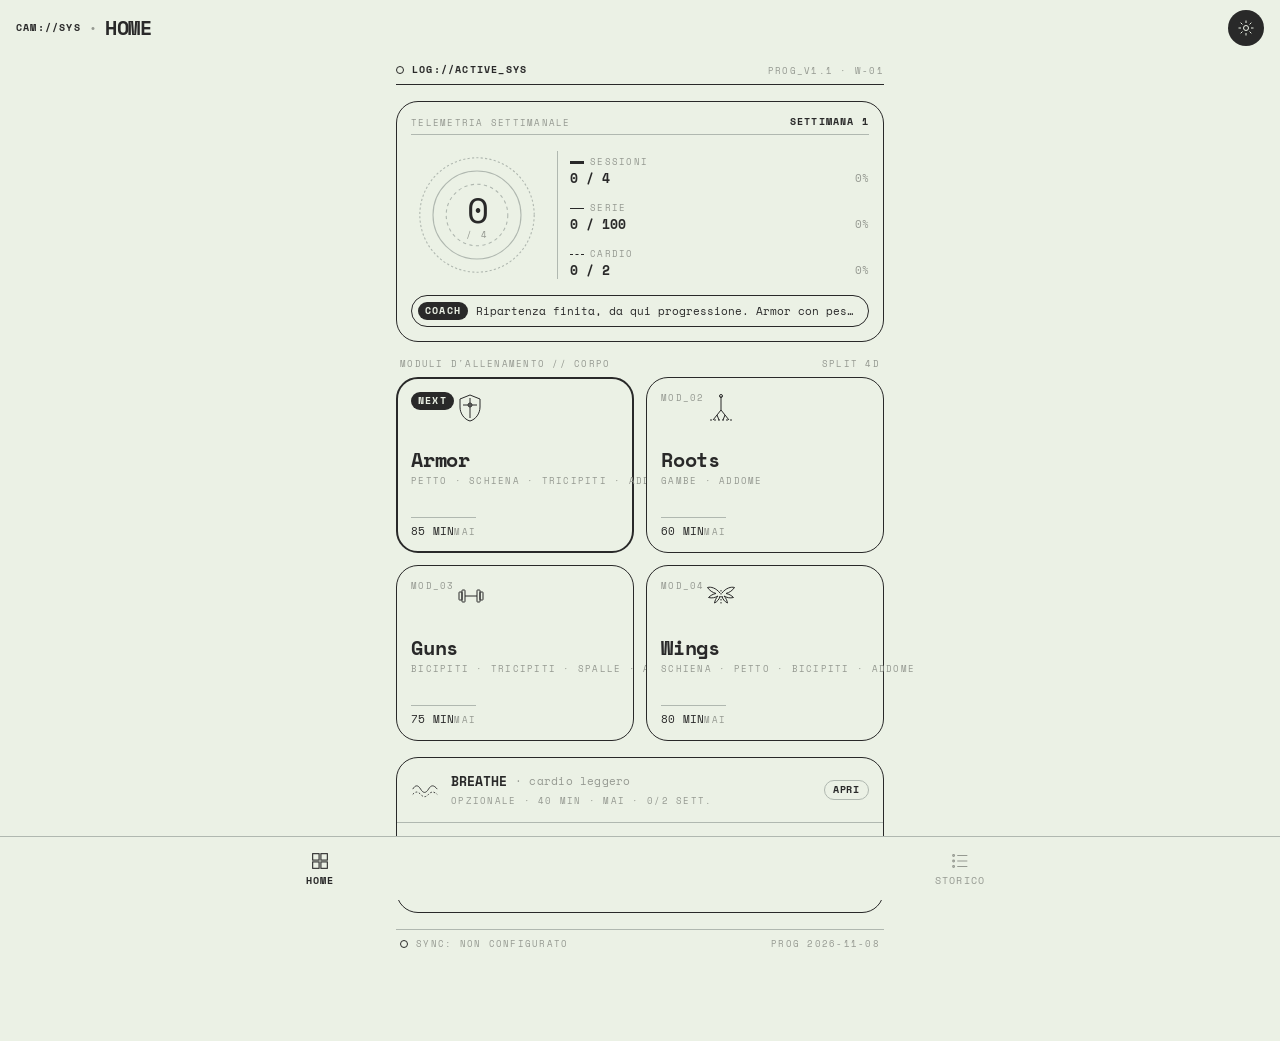
<file: index.html>
<!doctype html>
<html lang="it">
<head>
  <meta charset="utf-8">
  <meta name="viewport" content="width=device-width, initial-scale=1, viewport-fit=cover">
  <title>CAM Gym</title>
  <meta name="theme-color" content="#EBF1E5">
  <meta name="apple-mobile-web-app-capable" content="yes">
  <meta name="mobile-web-app-capable" content="yes">
  <meta name="apple-mobile-web-app-status-bar-style" content="default">
  <meta name="apple-mobile-web-app-title" content="CAM Gym">
  <meta name="application-name" content="CAM Gym">
  <link rel="apple-touch-icon" href="icons/icon-180.png">
  <link rel="icon" type="image/png" sizes="192x192" href="icons/icon-192.png">
  <link rel="manifest" href="manifest.webmanifest">
  <link rel="preconnect" href="https://fonts.googleapis.com">
  <link rel="preconnect" href="https://fonts.gstatic.com" crossorigin>
  <link rel="stylesheet" href="https://fonts.googleapis.com/css2?family=Space+Mono:wght@400;700&display=swap">
  <link rel="stylesheet" href="style.css">
</head>
<body>
  <div id="app"><p class="boot">CAM://SYS — caricamento…</p></div>
  <div id="flash" aria-hidden="true"></div>
  <div id="toast" role="status" aria-live="polite"></div>
  <script src="app.js"></script>
</body>
</html>
</file>
<file: style.css>
/* CAM Gym — stile "strumento di misura", monocromatico. */

:root {
  --bg: #EBF1E5;
  --surface: #E5EAE0;
  --ink: #292929;
  --muted: #959991;
  --line: #B0B8B0;
  --r-card: 22px;
  --m: 16px;
  --g: 12px;
  --top-h: 56px;
  --tab-h: 64px;
  --dock-h: 72px;
  --safe-t: env(safe-area-inset-top, 0px);
  --safe-b: env(safe-area-inset-bottom, 0px);
  color-scheme: light;
}

* { box-sizing: border-box; }
html, body { margin: 0; padding: 0; background: var(--bg); }
body {
  font-family: 'Space Mono', ui-monospace, Menlo, monospace;
  font-variant-numeric: tabular-nums;
  color: var(--ink);
  font-size: 13px;
  line-height: 18px;
  -webkit-text-size-adjust: 100%;
  -webkit-tap-highlight-color: transparent;
  touch-action: manipulation;
  overscroll-behavior-y: none;
}
button, input, textarea { font: inherit; color: inherit; font-variant-numeric: tabular-nums; }
button { background: none; border: 0; padding: 0; cursor: pointer; touch-action: manipulation; text-align: inherit; }
button:active { background-color: var(--surface); }
svg { display: block; }
::-webkit-scrollbar { display: none; }
.boot { padding: 80px var(--m); font-size: 10px; letter-spacing: .12em; }

/* ---------- tipografia ---------- */
.h-lg { font-size: 28px; line-height: 34px; font-weight: 700; letter-spacing: -.02em; }
.h-md { font-size: 20px; line-height: 26px; font-weight: 700; letter-spacing: -.01em; margin: 0; }
.h-md.up { text-transform: uppercase; }
.metric { font-size: 24px; line-height: 28px; letter-spacing: -.02em; font-weight: 400; }
.metric small { font-size: 11px; letter-spacing: .04em; }
.body { font-size: 13px; line-height: 18px; margin: 0; }
.body-b { font-size: 13px; line-height: 18px; font-weight: 700; }
.lbl { font-size: 10px; line-height: 12px; font-weight: 700; letter-spacing: .12em; text-transform: uppercase; }
.lbl-m { font-size: 9px; line-height: 11px; letter-spacing: .14em; text-transform: uppercase; color: var(--muted); }
.cap { font-size: 11px; line-height: 14px; letter-spacing: .02em; }
.muted { color: var(--muted); }
.clamp { white-space: nowrap; overflow: hidden; text-overflow: ellipsis; }

/* ---------- layout ---------- */
.row-c { display: flex; align-items: center; gap: 8px; }
.row-b { display: flex; align-items: center; justify-content: space-between; gap: 8px; }
.grow { flex: 1; min-width: 0; }
.hair { border-bottom: 1px solid var(--line); padding-bottom: 6px; }
.px { padding: 0 4px; }

.top {
  position: sticky; top: 0; z-index: 30;
  padding: var(--safe-t) var(--m) 0;
  height: calc(var(--top-h) + var(--safe-t));
  display: flex; align-items: center; justify-content: space-between;
  background: var(--bg);
}
.top-l { display: flex; align-items: center; gap: 8px; min-width: 0; }
.top-l .h-md { white-space: nowrap; overflow: hidden; text-overflow: ellipsis; }
.ico-btn {
  width: 36px; height: 36px; border-radius: 50%;
  background: var(--ink); color: var(--bg);
  display: grid; place-items: center; flex: none;
}
.ico-btn svg { width: 20px; height: 20px; }
.ico-btn.plain { background: none; color: var(--ink); width: 40px; height: 40px; margin-left: -8px; }
.ico-btn:active { background: var(--muted); }

.wrap {
  display: flex; flex-direction: column; gap: 16px;
  padding: 4px var(--m) calc(var(--tab-h) + var(--safe-b) + 28px);
  max-width: 520px; margin: 0 auto;
}
.wrap.sess.has-dock { padding-bottom: calc(var(--tab-h) + var(--dock-h) + var(--safe-b) + 28px); }

.subbar {
  display: flex; align-items: center; justify-content: space-between;
  border-bottom: 1px solid var(--ink); padding: 4px 0 8px;
}
.dot { width: 8px; height: 8px; border-radius: 50%; background: var(--ink); display: inline-block; flex: none; }
.dot.off { background: none; border: 1px solid var(--ink); }
.dot.blink { animation: blink 1.2s steps(2, start) infinite; }
@keyframes blink { to { visibility: hidden; } }

/* ---------- card ---------- */
.card {
  display: flex; flex-direction: column; gap: 12px;
  border: 1px solid var(--ink); border-radius: var(--r-card);
  background: var(--bg); padding: 14px;
  width: 100%;
}
.tag {
  display: inline-block; flex: none;
  background: var(--ink); color: var(--bg);
  font-size: 10px; line-height: 12px; font-weight: 700; letter-spacing: .12em;
  padding: 3px 7px; border-radius: 999px; text-transform: uppercase;
}
.tag.sm { font-size: 9px; padding: 2px 6px; }
.chip {
  display: inline-block; flex: none;
  border: 1px solid var(--line); border-radius: 999px;
  font-size: 10px; line-height: 12px; font-weight: 700; letter-spacing: .08em;
  padding: 3px 8px;
}

/* ---------- home ---------- */
.banner .body { line-height: 19px; }
.telemetry { gap: 14px; }
.tele { display: flex; align-items: center; gap: 14px; }
.rings { position: relative; width: 132px; height: 132px; flex: none; border-radius: 50%; }
.rings svg { width: 100%; height: 100%; }
.rings-c { position: absolute; inset: 0; display: flex; flex-direction: column; align-items: center; justify-content: center; }
.rings-c b { font-size: 36px; line-height: 38px; font-weight: 400; letter-spacing: -.03em; }
.legend { flex: 1; display: flex; flex-direction: column; gap: 10px; border-left: 1px solid var(--line); padding-left: 12px; min-width: 0; }
.legend b { font-size: 13px; }
.lg { display: inline-block; width: 14px; height: 0; margin-right: 6px; vertical-align: middle; border-top: 3px solid var(--ink); }
.lg2 { border-top-width: 1.5px; }
.lg3 { border-top: 1.5px dashed var(--ink); }

.storico { display: grid; grid-template-columns: repeat(8, 1fr); gap: 4px; border-top: 1px solid var(--line); padding-top: 10px; }
.st-w { display: flex; flex-direction: column; align-items: center; gap: 2px; font-size: 8px; line-height: 10px; letter-spacing: .04em; color: var(--muted); }
.st-w svg { width: 100%; max-width: 40px; aspect-ratio: 1; }
.st-w.cur { color: var(--ink); font-weight: 700; }

.coach {
  display: flex; align-items: center; gap: 8px; width: 100%;
  border: 1px solid var(--ink); border-radius: 999px; padding: 6px 12px 6px 6px;
}
.coach-t { font-size: 11px; line-height: 15px; white-space: nowrap; overflow: hidden; text-overflow: ellipsis; min-width: 0; }
.coach.open { border-radius: 16px; align-items: flex-start; }
.coach.open .coach-t { white-space: normal; }
.fase { display: flex; align-items: flex-start; gap: 8px; border: 1px solid var(--ink); border-radius: 16px; padding: 6px 12px 6px 6px; }

.mods { display: flex; flex-direction: column; gap: 8px; }
.grid2 { display: grid; grid-template-columns: repeat(2, minmax(0, 1fr)); gap: var(--g); }
.mod { min-width: 0; height: 176px; justify-content: space-between; gap: 0; text-align: left; }
.mod-top { display: flex; justify-content: space-between; align-items: flex-start; }
.mod-mid .lbl-m { margin-top: 2px; }
.mod-foot { display: flex; justify-content: space-between; align-items: center; border-top: 1px solid var(--line); padding-top: 6px; }
.mod.next { border-width: 2px; padding: 13px; }
.art { width: 32px; height: 32px; color: var(--ink); flex: none; }
.art-s { width: 28px; height: 28px; }

.table { padding: 0; gap: 0; overflow: hidden; }
.trow { display: flex; flex-direction: column; gap: 6px; padding: 14px; width: 100%; text-align: left; }
.trow + .trow { border-top: 1px solid var(--line); }
.trow.breathe { flex-direction: row; align-items: center; gap: 12px; }
.peso-in { align-items: baseline; }
.base { align-items: baseline; gap: 4px; }
.metric-in {
  width: 6.2ch; border: 0; border-bottom: 1px solid var(--line); background: none; border-radius: 0;
  font-size: 30px; line-height: 36px; font-weight: 700; letter-spacing: -.02em; padding: 0;
}
.metric-in:focus { outline: none; border-bottom-color: var(--ink); }
.metric-in::placeholder { color: var(--line); }

.foot { gap: 8px; display: flex; justify-content: space-between; align-items: center; border-top: 1px solid var(--line); padding: 8px 4px 0; }

/* ---------- pulsanti ---------- */
.btn {
  border: 1px solid var(--ink); border-radius: 999px;
  min-height: 44px; padding: 0 18px;
  font-size: 10px; font-weight: 700; letter-spacing: .12em; text-transform: uppercase;
  text-align: center;
}
.btn.sm { min-height: 36px; padding: 0 14px; }
.btn.wide { width: 100%; border-radius: var(--r-card); min-height: 48px; }
.btn.inv { background: var(--ink); color: var(--bg); }
.btn.inv:active { background: var(--muted); }
.btn.ghost { border-color: var(--line); color: var(--muted); }
.btn-sq {
  border: 1px solid var(--ink); border-radius: 6px;
  min-height: 36px; padding: 4px 8px;
  font-size: 10px; line-height: 12px; font-weight: 700; letter-spacing: .1em; text-transform: uppercase;
  text-align: center; flex: none;
}
.link { color: var(--muted); font-size: 11px; text-decoration: underline; text-align: center; padding: 8px; }

.pill {
  display: inline-flex; align-items: center; justify-content: space-between;
  width: 64px; height: 30px; padding: 0 4px 0 8px;
  border: 1px solid var(--ink); border-radius: 999px; flex: none;
}
.pill-t { font-size: 10px; font-weight: 700; letter-spacing: .12em; color: var(--muted); }
.pill-k { width: 20px; height: 20px; border-radius: 50%; background: var(--ink); }
.pill.on { background: var(--ink); flex-direction: row-reverse; padding: 0 8px 0 4px; }
.pill.on .pill-t { color: var(--bg); }
.pill.on .pill-k { background: var(--bg); }
.pill:active { background: var(--surface); }
.pill.on:active { background: var(--ink); }

/* ---------- sessione ---------- */
.sess-meta { display: flex; justify-content: space-between; align-items: center; gap: 12px; border-bottom: 1px solid var(--ink); padding: 4px 0 10px; }
.r-txt { white-space: nowrap; display: flex; flex-direction: column; align-items: flex-end; gap: 2px; text-align: right; }
.ring-s { position: relative; width: 48px; height: 48px; flex: none; }
.ring-s svg { width: 100%; height: 100%; }
.ring-s b { position: absolute; inset: 0; display: grid; place-items: center; font-size: 10px; font-weight: 700; letter-spacing: .04em; }
.nota { display: flex; align-items: flex-start; gap: 8px; font-size: 11px; line-height: 15px; margin: 0; }

.metrics { display: grid; grid-template-columns: repeat(3, 1fr); gap: var(--g); border-bottom: 1px solid var(--line); padding-bottom: 10px; }
.metrics > div { display: flex; flex-direction: column; gap: 2px; min-width: 0; }
.metrics .metric { font-weight: 700; white-space: nowrap; }
.metrics.in { border-bottom: 1px solid var(--line); }

.ex { gap: 0; padding: 14px 14px 10px; }
.ex-head { display: flex; justify-content: space-between; align-items: flex-start; gap: 10px; padding-bottom: 8px; border-bottom: 1px solid var(--line); }
.ex-head .h-md { margin-top: 2px; word-break: break-word; }
.cue { margin: 0; padding: 8px 0; border-bottom: 1px solid var(--line); font-size: 11px; line-height: 15px; font-style: italic; color: var(--muted); }
.kv { display: flex; flex-wrap: wrap; align-items: baseline; gap: 4px 8px; padding: 6px 0; border-bottom: 1px solid var(--line); }
.kv .lbl-m { flex: 0 0 92px; }
.kv .cap { color: var(--muted); flex: 1; min-width: 0; }
.ss-h { padding-bottom: 8px; border-bottom: 1px solid var(--ink); }
.ss-m { padding-top: 10px; }
.ss-m + .ss-m { border-top: 1px dashed var(--line); margin-top: 6px; }

/* Serie: righe compatte su una griglia fissa; una sola riga "aperta" per card, con i comandi. */
.sets { display: flex; flex-direction: column; margin-top: 6px; }
.set-g { display: grid; grid-template-columns: 34px 1fr 1fr 40px; column-gap: 6px; align-items: center; flex: 1; min-width: 0; }
.set-g > span { text-align: center; white-space: nowrap; overflow: hidden; text-overflow: ellipsis; }
.set-g > span:first-child { text-align: left; }
.set-h { display: flex; align-items: center; gap: 10px; padding: 6px 0 5px; border-bottom: 1px solid var(--line);
  font-size: 9px; line-height: 11px; letter-spacing: .12em; color: var(--muted); }
.set-h-ok { width: 36px; text-align: center; flex: none; }

.set { display: flex; align-items: center; gap: 10px; min-height: 48px; border-bottom: 1px solid var(--line); }
.set-sum { min-height: 48px; font-size: 15px; line-height: 20px; text-align: left; }
.set-sum:active { background: none; }
.set-n { font-size: 11px; font-weight: 700; letter-spacing: .04em; }
.set.queued .set-sum { color: var(--muted); }
.set.done .set-sum { color: var(--ink); }
.set-sum .cal { font-size: 11px; font-style: italic; color: var(--muted); }

.chk {
  width: 36px; height: 36px; border-radius: 50%; border: 1px solid var(--ink); flex: none;
  display: grid; place-items: center; color: transparent;
}
.chk svg { width: 20px; height: 20px; }
.set.queued .chk { border-color: var(--line); }
.chk.on { background: var(--ink); color: var(--bg); }
.chk.on:active { background: var(--muted); }

.set.open {
  flex-direction: column; align-items: stretch; gap: 10px;
  margin: 6px 0; padding: 10px; border: 1px solid var(--ink); border-radius: 14px;
}
.set.open + .set { border-top: 0; }
.open-h .set-n { letter-spacing: .12em; }

.boxes { display: grid; grid-template-columns: 1fr 1fr; gap: 8px; }
.boxes.one { grid-template-columns: 1fr; }
.box {
  display: grid; grid-template-columns: 40px 1fr 40px; align-items: center;
  height: 56px; border: 1px solid var(--ink); border-radius: 999px; overflow: hidden;
}
.bx { height: 100%; font-size: 20px; line-height: 1; text-align: center; color: var(--ink); }
.bx:active { background: var(--ink); color: var(--bg); }
.bx-v { display: flex; flex-direction: column; align-items: center; justify-content: center; gap: 1px; min-width: 0;
  height: 100%; border-left: 1px solid var(--line); border-right: 1px solid var(--line); }
.bx-v .lbl-m { font-size: 8px; line-height: 9px; letter-spacing: .12em; }
.bx-n { font-size: 20px; line-height: 24px; font-weight: 700; letter-spacing: -.02em; text-align: center;
  width: 100%; min-width: 0; border: 0; background: none; padding: 0; }
input.bx-n:focus { outline: none; text-decoration: underline; text-underline-offset: 4px; }
input.bx-n::placeholder { color: var(--muted); font-size: 12px; font-style: italic; font-weight: 400; }

.rir { display: flex; align-items: center; gap: 10px; }
.rir > .lbl-m { flex: none; width: 28px; }
.rir-g { flex: 1; display: grid; grid-template-columns: repeat(5, 1fr); gap: 6px; }
.rb {
  height: 34px; border-radius: 999px; border: 1px solid var(--line);
  font-size: 12px; font-weight: 700; color: var(--muted); text-align: center;
}
.rb.on { background: var(--ink); border-color: var(--ink); color: var(--bg); }

.wide-s { display: flex; align-items: center; justify-content: center; gap: 8px; width: 100%; min-height: 46px; }
.wide-s svg { width: 18px; height: 18px; }
.open-f { display: grid; grid-template-columns: 1fr 1fr; gap: 8px; }

.ex-foot { display: flex; justify-content: space-between; align-items: center; gap: 8px; padding: 10px 0 8px; }
.ex-note { display: flex; align-items: flex-start; gap: 8px; border-top: 1px solid var(--line); padding-top: 8px; }
.ex-note .lbl-m { color: var(--ink); padding-top: 3px; }
.ex-note textarea {
  flex: 1; border: 0; background: none; resize: none; padding: 0; min-height: 18px;
  font-size: 16px; line-height: 20px; color: var(--muted);
}
.ex-note textarea:focus { outline: none; color: var(--ink); }
.superset .ex-foot + .ex-note + .ex-foot { border-top: 1px solid var(--line); }

.addform { gap: 10px; }
.fld { display: flex; flex-direction: column; gap: 4px; }
.fld input, .fld textarea {
  border: 1px solid var(--ink); border-radius: 10px; background: var(--surface);
  padding: 10px 12px; font-size: 16px; line-height: 20px; width: 100%;
}
.fld input:focus, .fld textarea:focus { outline: none; background: var(--bg); }
.grid3 { display: grid; grid-template-columns: repeat(3, 1fr); gap: 8px; }
.msg { margin: 0; border-top: 1px solid var(--line); padding-top: 8px; }

.energia { display: flex; justify-content: space-between; gap: 8px; }
.en { width: 52px; height: 52px; border-radius: 50%; border: 1px solid var(--ink); font-size: 20px; text-align: center; }
.en.on { background: var(--ink); color: var(--bg); }

/* ---------- sessione in corso, storico ---------- */
.resume { flex-direction: row; align-items: center; gap: 12px; text-align: left; border-width: 2px; padding: 13px; }
.chip.ink { border-color: var(--ink); }
.center { text-align: center; margin: 0; }

.week { display: flex; flex-direction: column; gap: 8px; }
.log + .log { border-top: 1px solid var(--line); }
.log-h { display: flex; align-items: center; gap: 12px; width: 100%; padding: 12px 14px; text-align: left; }
.log-h .lbl-m { display: block; margin-top: 3px; }
.log-x { width: 28px; height: 28px; border: 1px solid var(--ink); border-radius: 50%; display: grid; place-items: center; flex: none; font-size: 16px; }
.log.open .log-h { border-bottom: 1px solid var(--line); }
.log-b { display: flex; flex-direction: column; gap: 0; padding: 4px 14px 14px; }
.log-b .metrics { padding: 8px 0 10px; }
.log-e { padding: 8px 0; border-bottom: 1px solid var(--line); display: flex; flex-direction: column; gap: 3px; }
.log-e.skip .body-b { color: var(--muted); font-weight: 400; }
.log-s i { font-style: normal; color: var(--muted); font-size: 10px; margin-left: 1px; }
.log-n { margin: 0; padding: 8px 0; border-bottom: 1px solid var(--line); }
.btn.danger { display: flex; align-items: center; justify-content: center; gap: 8px; margin-top: 12px; width: 100%; }
.btn.danger svg { width: 16px; height: 16px; }

/* ---------- dock timer ---------- */
.dock {
  position: fixed; left: 0; right: 0; z-index: 40;
  bottom: calc(var(--tab-h) + var(--safe-b));
  height: var(--dock-h);
  display: flex; align-items: center; gap: 6px;
  padding: 0 var(--m);
  background: var(--bg); border-top: 1px solid var(--ink);
}
.dock-ring { position: relative; width: 46px; height: 46px; flex: none; }
.dock-ring svg:first-child { width: 100%; height: 100%; }
.dock-ring svg + svg { position: absolute; inset: 0; margin: auto; width: 16px; height: 16px; color: var(--muted); }
.dock-t { display: flex; flex-direction: column; flex: 1; min-width: 0; margin-left: 4px; }
.dock-t .metric { font-weight: 700; }
.dock .btn-sq { min-height: 44px; min-width: 44px; padding: 4px 6px; letter-spacing: .04em; }
.dock .ios { display: flex; flex-direction: column; align-items: center; gap: 1px; font-size: 8px; }
.dock .ios svg { width: 16px; height: 16px; }

/* ---------- tab bar ---------- */
.tabbar {
  position: fixed; left: 0; right: 0; bottom: 0; z-index: 41;
  height: calc(var(--tab-h) + var(--safe-b)); padding-bottom: var(--safe-b);
  display: flex; justify-content: space-around; align-items: center;
  background: var(--bg); border-top: 1px solid var(--line);
}
.tab {
  display: flex; flex-direction: column; align-items: center; gap: 3px;
  min-width: 88px; min-height: 52px; justify-content: center; padding: 0 8px;
  font-size: 10px; line-height: 12px; letter-spacing: .12em; color: var(--muted); text-transform: uppercase;
}
.tab svg { width: 22px; height: 22px; }
.tab.on { color: var(--ink); font-weight: 700; }
.tab:active { background: none; }

/* ---------- feedback ---------- */
#flash { position: fixed; inset: 0; z-index: 100; background: var(--ink); opacity: 0; pointer-events: none; }
#flash.on { animation: flash 1.2s steps(1, end); }
@keyframes flash { 0% { opacity: .9; } 20% { opacity: 0; } 40% { opacity: .9; } 60% { opacity: 0; } 80% { opacity: .9; } 100% { opacity: 0; } }
#toast {
  position: fixed; left: 50%; z-index: 90; transform: translate(-50%, 20px);
  bottom: calc(var(--tab-h) + var(--safe-b) + 16px);
  background: var(--ink); color: var(--bg); border-radius: 999px; padding: 10px 16px;
  font-size: 11px; letter-spacing: .04em; white-space: nowrap; max-width: calc(100% - 32px); overflow: hidden; text-overflow: ellipsis;
  opacity: 0; pointer-events: none; transition: opacity .2s, transform .2s;
}
#toast.on { opacity: 1; transform: translate(-50%, 0); }
</file>
